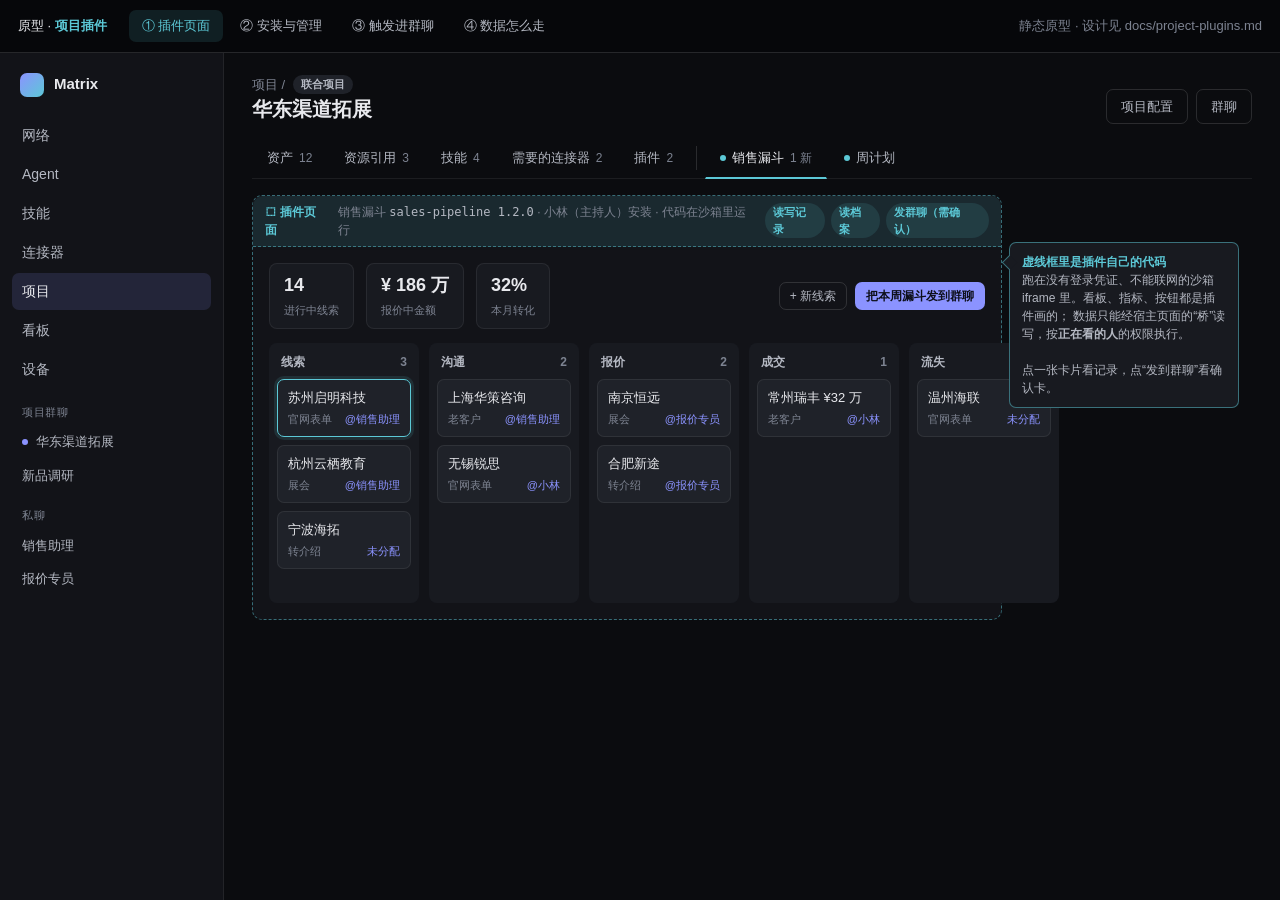
<file: docs/prototypes/project-plugins.html>
<!doctype html>
<html lang="zh-CN">
<head>
<meta charset="utf-8">
<meta name="viewport" content="width=device-width, initial-scale=1">
<title>原型 · 项目插件</title>
<!-- 设计见 docs/project-plugins.md。纯静态原型，数据是写死的，不连服务。 -->
<style>
:root {
  color-scheme: dark;
  --bg: #0b0c0f; --surface: #121318; --surface-2: #181a20; --surface-3: #1f2229;
  --border: rgba(255,255,255,.07); --border-strong: rgba(255,255,255,.13);
  --text: #e8e9ed; --text-2: #b4b8c2; --muted: #7d8391;
  --accent: #8b93ff; --accent-soft: rgba(139,147,255,.14); --accent-line: rgba(139,147,255,.45); --accent-hover: #a1a8ff; --on-accent: #0d0f1a;
  --human: #e9b26b; --completed: #4cc38a; --rejected: #ef6b65; --plugin: #5cc8d6; --plugin-soft: rgba(92,200,214,.12); --plugin-line: rgba(92,200,214,.5);
  --radius: 10px; --radius-sm: 7px;
  font-family: Inter, -apple-system, BlinkMacSystemFont, "PingFang SC", "Segoe UI", sans-serif;
  font-size: 14px; line-height: 1.5; -webkit-font-smoothing: antialiased;
}
* { box-sizing: border-box; }
html, body { height: 100%; }
body { margin: 0; background: var(--bg); color: var(--text); display: grid; grid-template-rows: auto 1fr; }
h1, h2, h3 { margin: 0; font-weight: 600; letter-spacing: -.01em; }
h1 { font-size: 20px; } h2 { font-size: 15px; }
h3 { font-size: 11px; text-transform: uppercase; letter-spacing: .06em; color: var(--muted); margin: 18px 0 8px; }
code { font-family: "SF Mono", ui-monospace, Menlo, monospace; font-size: 12px; color: var(--text-2); }
button { font: inherit; display: inline-flex; align-items: center; gap: 6px; cursor: pointer; padding: 7px 14px; border-radius: var(--radius-sm);
  border: 1px solid transparent; background: var(--accent); color: var(--on-accent); font-weight: 600; font-size: 13px; }
button:hover { background: var(--accent-hover); }
button.ghost { background: transparent; border-color: var(--border-strong); color: var(--text-2); font-weight: 500; }
button.ghost:hover { background: var(--surface-3); color: var(--text); }
button.sm { padding: 4px 10px; font-size: 12px; }
.muted { color: var(--muted); }
.pill { display: inline-flex; align-items: center; gap: 4px; padding: 1px 8px; border-radius: 99px; font-size: 11px; font-weight: 600; background: var(--surface-3); color: var(--text-2); }
.pill.plugin { background: var(--plugin-soft); color: var(--plugin); }
.pill.ok { background: color-mix(in srgb, var(--completed) 15%, transparent); color: var(--completed); }
.pill.warn { background: color-mix(in srgb, var(--human) 15%, transparent); color: var(--human); }

/* 原型顶栏：切换场景 */
.proto-bar { display: flex; align-items: center; gap: 14px; padding: 10px 18px; background: #06070a; border-bottom: 1px solid var(--border-strong); font-size: 13px; }
.proto-bar strong { color: var(--plugin); }
.proto-bar nav { display: flex; gap: 4px; margin-left: 8px; }
.proto-bar nav button { background: transparent; color: var(--text-2); font-weight: 500; padding: 5px 12px; }
.proto-bar nav button[aria-pressed="true"] { background: var(--plugin-soft); color: var(--plugin); }
.proto-bar .note { margin-left: auto; color: var(--muted); }

/* 应用外壳 */
.app { display: grid; grid-template-columns: 224px 1fr; min-height: 0; }
.rail { display: flex; flex-direction: column; gap: 2px; padding: 18px 12px; border-right: 1px solid var(--border); background: var(--surface); }
.brand { display: flex; align-items: center; gap: 10px; padding: 2px 8px 18px; font-weight: 600; font-size: 15px; }
.brand i { width: 24px; height: 24px; border-radius: 7px; background: linear-gradient(135deg, var(--accent), var(--plugin)); }
.rail .item { padding: 8px 10px; border-radius: var(--radius-sm); color: var(--text-2); }
.rail .item.on { background: var(--accent-soft); color: var(--text); }
.rail .sub { margin: 14px 0 4px; padding: 0 10px; font-size: 11px; color: var(--muted); text-transform: uppercase; letter-spacing: .06em; }
.rail .chat { padding: 6px 10px; border-radius: var(--radius-sm); color: var(--text-2); font-size: 13px; display: flex; gap: 8px; align-items: center; }
.rail .chat.on { background: var(--surface-3); color: var(--text); }
.rail .chat b { width: 6px; height: 6px; border-radius: 50%; background: var(--accent); }
main { min-width: 0; min-height: 0; overflow: auto; padding: 22px 28px 40px; }
.scene { display: none; } .scene.on { display: block; }

/* 项目页 */
.crumb { display: flex; align-items: center; gap: 8px; color: var(--muted); font-size: 13px; }
.crumb strong { color: var(--text); font-size: 20px; }
.page-head { display: flex; align-items: flex-end; gap: 12px; margin-bottom: 14px; }
.page-head .right { margin-left: auto; display: flex; gap: 8px; }
.page-tabs { display: flex; gap: 2px; border-bottom: 1px solid var(--border); margin-bottom: 16px; }
.page-tabs button { background: transparent; color: var(--text-2); font-weight: 500; border-radius: 0; padding: 9px 14px; border-bottom: 2px solid transparent; margin-bottom: -1px; }
.page-tabs button:hover { background: transparent; color: var(--text); }
.page-tabs button[aria-selected="true"] { color: var(--text); border-bottom-color: var(--accent); }
.page-tabs button.plugin-tab[aria-selected="true"] { border-bottom-color: var(--plugin); }
.page-tabs .sep { width: 1px; background: var(--border-strong); margin: 8px 6px; }
.page-tabs .count { color: var(--muted); font-size: 12px; }
.page-tabs .dot { width: 6px; height: 6px; border-radius: 50%; background: var(--plugin); }

/* 沙箱框：画出边界，让人看得到“这里是插件的代码” */
.sandbox { position: relative; border: 1px dashed var(--plugin-line); border-radius: var(--radius); padding: 0; background: var(--surface); }
.sandbox-bar { display: flex; align-items: center; gap: 10px; padding: 7px 12px; border-bottom: 1px dashed var(--plugin-line); font-size: 12px; color: var(--muted); background: var(--plugin-soft); border-radius: var(--radius) var(--radius) 0 0; }
.sandbox-bar .lock { color: var(--plugin); font-weight: 600; }
.sandbox-bar .caps { margin-left: auto; display: flex; gap: 6px; }
.sandbox-body { padding: 16px; }
.callout { position: absolute; right: -8px; top: 46px; transform: translateX(100%); width: 230px; font-size: 12px; color: var(--text-2);
  background: var(--surface-2); border: 1px solid var(--plugin-line); border-radius: var(--radius-sm); padding: 10px 12px; }
.callout::before { content: ""; position: absolute; left: -6px; top: 14px; width: 10px; height: 10px; background: var(--surface-2); border-left: 1px solid var(--plugin-line); border-bottom: 1px solid var(--plugin-line); transform: rotate(45deg); }
.with-callout { margin-right: 250px; }
.annot { font-size: 12px; color: var(--plugin); display: flex; gap: 6px; align-items: baseline; margin: 6px 0; }
.annot::before { content: "◆"; font-size: 9px; }

/* 插件内部：销售漏斗（这一块是“插件自己画的”，故意用和宿主略不同的风格） */
.funnel-top { display: flex; gap: 12px; align-items: center; margin-bottom: 14px; }
.kpi { background: var(--surface-2); border: 1px solid var(--border); border-radius: 8px; padding: 8px 14px; }
.kpi b { display: block; font-size: 18px; } .kpi span { font-size: 11px; color: var(--muted); }
.funnel-top .acts { margin-left: auto; display: flex; gap: 8px; }
.board { display: grid; grid-template-columns: repeat(5, minmax(150px, 1fr)); gap: 10px; }
.col { background: var(--surface-2); border-radius: 8px; padding: 8px; min-height: 260px; }
.col header { display: flex; justify-content: space-between; font-size: 12px; font-weight: 600; color: var(--text-2); padding: 2px 4px 8px; }
.lead { background: var(--surface-3); border: 1px solid var(--border); border-radius: 7px; padding: 8px 10px; margin-bottom: 8px; cursor: pointer; font-size: 13px; }
.lead:hover { border-color: var(--plugin-line); }
.lead .meta { display: flex; justify-content: space-between; color: var(--muted); font-size: 11px; margin-top: 4px; }
.lead .who { color: var(--accent); }
.lead.new { border-color: var(--plugin); box-shadow: 0 0 0 3px var(--plugin-soft); }

/* 记录抽屉 */
.drawer { margin-top: 14px; background: var(--surface-2); border: 1px solid var(--border); border-radius: 8px; padding: 14px; display: none; }
.drawer.on { display: block; }
.drawer dl { display: grid; grid-template-columns: 90px 1fr; gap: 6px 12px; margin: 10px 0 0; font-size: 13px; }
.drawer dt { color: var(--muted); }
.hist { margin-top: 12px; border-top: 1px solid var(--border); padding-top: 10px; font-size: 12px; color: var(--muted); }
.hist div { padding: 2px 0; }

/* 确认卡（由宿主页面画，不是插件） */
.overlay { position: fixed; inset: 0; background: rgba(0,0,0,.55); display: none; align-items: center; justify-content: center; z-index: 10; }
.overlay.on { display: flex; }
.card { width: 460px; background: var(--surface); border: 1px solid var(--border-strong); border-radius: 12px; padding: 18px 20px; box-shadow: 0 20px 60px rgba(0,0,0,.5); }
.card .from { display: flex; gap: 8px; align-items: center; font-size: 12px; color: var(--muted); margin-bottom: 10px; }
.card blockquote { margin: 12px 0; padding: 10px 12px; background: var(--bg); border-radius: 8px; border-left: 3px solid var(--plugin); white-space: pre-wrap; font-size: 13px; }
.card .acts { display: flex; gap: 8px; justify-content: flex-end; margin-top: 14px; }
.card .fine { font-size: 12px; color: var(--muted); }

/* 插件管理 */
.grid2 { display: grid; grid-template-columns: 340px 1fr; gap: 18px; }
.panel { background: var(--surface); border: 1px solid var(--border); border-radius: var(--radius); padding: 14px 16px; }
.plist .p { display: flex; gap: 10px; padding: 10px; border-radius: 8px; cursor: pointer; border: 1px solid transparent; }
.plist .p.on { background: var(--surface-2); border-color: var(--border-strong); }
.plist .icon { width: 34px; height: 34px; border-radius: 8px; display: grid; place-items: center; background: var(--plugin-soft); color: var(--plugin); font-weight: 700; flex: none; }
.plist .p small { display: block; color: var(--muted); font-size: 12px; }
.plist .p .r { margin-left: auto; text-align: right; }
.caps-table { width: 100%; border-collapse: collapse; font-size: 13px; }
.caps-table td { padding: 8px 6px; border-top: 1px solid var(--border); vertical-align: top; }
.caps-table td:first-child { width: 150px; }
.trig { display: grid; grid-template-columns: 90px 1fr auto; gap: 10px; align-items: center; padding: 10px 0; border-top: 1px solid var(--border); font-size: 13px; }
.url { font-family: "SF Mono", ui-monospace, monospace; font-size: 12px; background: var(--bg); padding: 4px 8px; border-radius: 6px; color: var(--text-2); }
.drop { border: 1px dashed var(--border-strong); border-radius: 8px; padding: 14px; text-align: center; color: var(--muted); font-size: 13px; margin-top: 10px; }
.tree { font-family: "SF Mono", ui-monospace, monospace; font-size: 12px; color: var(--text-2); background: var(--bg); border-radius: 8px; padding: 10px 12px; white-space: pre; margin: 0; }

/* 群聊 */
.chat-wrap { max-width: 820px; }
.msg { display: flex; gap: 12px; padding: 12px 0; border-bottom: 1px solid var(--border); }
.av { width: 32px; height: 32px; border-radius: 50%; flex: none; display: grid; place-items: center; font-size: 12px; font-weight: 700; }
.av.h { background: color-mix(in srgb, var(--human) 25%, transparent); color: var(--human); }
.av.a { background: var(--accent-soft); color: var(--accent); }
.av.p { background: var(--plugin-soft); color: var(--plugin); border-radius: 8px; }
.msg .head { font-size: 13px; display: flex; gap: 8px; align-items: center; }
.msg .head .t { color: var(--muted); font-size: 12px; }
.msg .body { font-size: 14px; margin-top: 2px; }
.mention { color: var(--accent); font-weight: 600; }
.event { text-align: center; font-size: 12px; color: var(--muted); padding: 10px 0; }
.tool { display: inline-flex; gap: 6px; margin-top: 6px; font-size: 12px; padding: 4px 8px; border-radius: 6px; background: var(--surface-2); border: 1px solid var(--border); color: var(--text-2); }
.tool code { color: var(--plugin); }
.req { margin-top: 8px; padding: 8px 10px; border: 1px solid var(--border-strong); border-radius: 8px; font-size: 13px; display: flex; gap: 10px; align-items: center; }

/* 结构图 */
.flow { width: 100%; max-width: 1100px; }
.flow text { fill: var(--text-2); font-size: 12px; font-family: inherit; }
.flow .t { fill: var(--text); font-size: 13px; font-weight: 600; }
.flow .m { fill: var(--muted); font-size: 11px; }
.legend { display: flex; gap: 18px; font-size: 12px; color: var(--muted); margin: 10px 0 0; }
.legend span::before { content: ""; display: inline-block; width: 18px; height: 0; border-top: 2px solid var(--accent); vertical-align: middle; margin-right: 6px; }
.legend .p::before { border-top-color: var(--plugin); }
.legend .x::before { border-top: 2px dashed var(--rejected); }
</style>
</head>
<body>

<div class="proto-bar">
  <span>原型 · <strong>项目插件</strong></span>
  <nav aria-label="场景">
    <button data-scene="page" aria-pressed="true">① 插件页面</button>
    <button data-scene="manage" aria-pressed="false">② 安装与管理</button>
    <button data-scene="chat" aria-pressed="false">③ 触发进群聊</button>
    <button data-scene="arch" aria-pressed="false">④ 数据怎么走</button>
  </nav>
  <span class="note">静态原型 · 设计见 docs/project-plugins.md</span>
</div>

<div class="app">
  <aside class="rail">
    <div class="brand"><i></i>Matrix</div>
    <div class="item">网络</div><div class="item">Agent</div><div class="item">技能</div><div class="item">连接器</div>
    <div class="item on">项目</div><div class="item">看板</div><div class="item">设备</div>
    <div class="sub">项目群聊</div>
    <div class="chat" data-goto="chat"><b></b>华东渠道拓展</div>
    <div class="chat">新品调研</div>
    <div class="sub">私聊</div>
    <div class="chat">销售助理</div>
    <div class="chat">报价专员</div>
  </aside>

  <main>
    <!-- ================= ① 插件页面 ================= -->
    <section class="scene on" id="scene-page">
      <div class="page-head">
        <div>
          <div class="crumb">项目 / <span class="pill">联合项目</span></div>
          <div class="crumb"><strong>华东渠道拓展</strong></div>
        </div>
        <div class="right"><button class="ghost">项目配置</button><button class="ghost" data-goto="chat">群聊</button></div>
      </div>
      <div class="page-tabs" role="tablist">
        <button>资产 <span class="count">12</span></button>
        <button>资源引用 <span class="count">3</span></button>
        <button>技能 <span class="count">4</span></button>
        <button>需要的连接器 <span class="count">2</span></button>
        <button data-goto="manage">插件 <span class="count">2</span></button>
        <span class="sep"></span>
        <button class="plugin-tab" aria-selected="true"><span class="dot"></span>销售漏斗 <span class="count">1 新</span></button>
        <button class="plugin-tab"><span class="dot"></span>周计划</button>
      </div>

      <div class="with-callout">
        <div class="sandbox">
          <div class="sandbox-bar">
            <span class="lock">⬚ 插件页面</span>
            <span>销售漏斗 <code>sales-pipeline 1.2.0</code> · 小林（主持人）安装 · 代码在沙箱里运行</span>
            <span class="caps"><span class="pill plugin">读写记录</span><span class="pill plugin">读档案</span><span class="pill plugin">发群聊（需确认）</span></span>
          </div>
          <div class="sandbox-body" id="plugin-body">
            <div class="funnel-top">
              <div class="kpi"><b>14</b><span>进行中线索</span></div>
              <div class="kpi"><b>¥ 186 万</b><span>报价中金额</span></div>
              <div class="kpi"><b>32%</b><span>本月转化</span></div>
              <div class="acts">
                <button class="ghost sm">+ 新线索</button>
                <button class="sm" id="post-summary">把本周漏斗发到群聊</button>
              </div>
            </div>
            <div class="board" id="board"></div>
            <div class="drawer" id="drawer"></div>
          </div>
          <div class="callout">
            <b style="color:var(--plugin)">虚线框里是插件自己的代码</b><br>
            跑在没有登录凭证、不能联网的沙箱 iframe 里。看板、指标、按钮都是插件画的；
            数据只能经宿主页面的“桥”读写，按<b>正在看的人</b>的权限执行。<br><br>
            点一张卡片看记录，点“发到群聊”看确认卡。
          </div>
        </div>
      </div>
    </section>

    <!-- ================= ② 安装与管理 ================= -->
    <section class="scene" id="scene-manage">
      <div class="page-head">
        <div>
          <div class="crumb">项目 / 华东渠道拓展</div>
          <div class="crumb"><strong>插件</strong></div>
        </div>
        <div class="right"><button class="ghost">从目录安装</button><button>上传插件包</button></div>
      </div>
      <div class="grid2">
        <div>
          <div class="panel plist">
            <h3 style="margin-top:0">这个项目装了的</h3>
            <div class="p on"><div class="icon">漏</div><div><b>销售漏斗</b><small>线索从获取到成交的推进</small></div>
              <div class="r"><span class="pill ok">已启用</span><small>1.2.0</small></div></div>
            <div class="p"><div class="icon">周</div><div><b>周计划</b><small>按周排目标、回顾完成情况</small></div>
              <div class="r"><span class="pill warn">有新版本 1.1</span><small>1.0.3</small></div></div>
            <h3>部署方目录</h3>
            <div class="p"><div class="icon">招</div><div><b>招聘看板</b><small>候选人筛选、面试、Offer</small></div><div class="r"><button class="ghost sm">安装</button></div></div>
            <div class="p"><div class="icon">单</div><div><b>工单分派</b><small>外部工单进来，按类别交给成员</small></div><div class="r"><button class="ghost sm">安装</button></div></div>
            <div class="p"><div class="icon">阶</div><div><b>阶段推进</b><small>需求 → 方案 → 实现 → 验收</small></div><div class="r"><button class="ghost sm">安装</button></div></div>
            <div class="drop">把插件包（zip 或文件夹）拖到这里<br><small>只有主持人能上传；装进项目的是这一版的拷贝</small></div>
          </div>
          <div class="panel" style="margin-top:14px">
            <h3 style="margin-top:0">一个插件包里有什么</h3>
<pre class="tree">sales-pipeline/
  plugin.json      清单
  page/            页面代码（沙箱）
    index.html
    board.js
  skills/
    sales-intake/  打法
      SKILL.md</pre>
            <p class="muted" style="font-size:12px;margin:8px 0 0">清单写标签、表结构、申请的能力和触发；打法装上后成为项目技能。</p>
          </div>
        </div>

        <div class="panel">
          <div style="display:flex;gap:12px;align-items:center">
            <div class="plist"><div class="icon">漏</div></div>
            <div><h2>销售漏斗 <span class="muted" style="font-weight:400">1.2.0</span></h2>
              <div class="muted" style="font-size:13px">来源：部署方目录 · 小林 10-21 安装 · 联合项目里所有参与者看得到这些信息</div></div>
            <div style="margin-left:auto;display:flex;gap:8px"><button class="ghost sm">停用</button><button class="ghost sm" style="color:var(--rejected)">卸载</button></div>
          </div>

          <h3>页面能做什么（插件申请的 ∩ 看的人本身有的）</h3>
          <table class="caps-table">
            <tr><td><span class="pill plugin">读写记录</span></td><td>只能读写自己的表 <code>leads</code>（线索）、<code>visits</code>（拜访）；写入按清单校验字段</td></tr>
            <tr><td><span class="pill plugin">读档案</span></td><td>纲要、有效决定、项目文件、资源引用——本来就对所有参与者可见</td></tr>
            <tr><td><span class="pill plugin">发群聊</span></td><td>以<b>正在看的人</b>的名义发消息，<b>每次</b>弹确认卡，点“发送”才发</td></tr>
            <tr><td><span class="pill">拿不到</span></td><td class="muted">私聊、项目会话、委托详情、别人的连接器、审批、Agent 设置、登录凭证；不能直接访问外部网络</td></tr>
          </table>

          <h3>Agent 能做什么</h3>
          <table class="caps-table">
            <tr><td><code>plugin_records</code></td><td>成员 Agent 按表、筛选、关键词查记录（档案类工具，不需要 <code>delegate</code>）</td></tr>
            <tr><td><code>plugin_write</code></td><td>新增或修改一条记录，留痕“谁 · 经什么”；<b>Agent 改记录不会引发记录触发</b></td></tr>
            <tr><td><span class="pill plugin">打法</span></td><td><code>sales-intake</code> 已并入项目技能：新线索怎么判断、什么时候报价、交给谁</td></tr>
          </table>

          <h3>触发（只往群聊发消息、@ 一个成员；代表启用它的人）</h3>
          <div class="trig"><span class="pill">外部回调</span>
            <div>官网表单提交 → 新增一条线索 → <span class="mention">@销售助理</span>“新线索：{company}，按 sales-intake 跟进”<br>
              <span class="url">https://matrix…/hooks/h_7Kq…9xT</span> <span class="muted" style="font-size:12px">可重置 · 已校验签名</span></div>
            <span class="pill ok">小林 启用</span></div>
          <div class="trig"><span class="pill">定时</span>
            <div>每周一 09:00 → <span class="mention">@销售助理</span>“整理本周漏斗变化，发到群聊”</div><span class="pill ok">小林 启用</span></div>
          <div class="trig"><span class="pill">记录变化</span>
            <div>线索阶段变成“报价” → <span class="mention">@报价专员</span>“{company} 进入报价，请出方案”<br>
              <span class="muted" style="font-size:12px">只认人的修改和外部回调写入</span></div><span class="pill warn">已暂停：连续 3 次失败</span></div>
        </div>
      </div>
    </section>

    <!-- ================= ③ 触发进群聊 ================= -->
    <section class="scene" id="scene-chat">
      <div class="page-head">
        <div><div class="crumb">群聊 · 联合项目</div><div class="crumb"><strong>华东渠道拓展</strong></div></div>
        <div class="right"><button class="ghost" data-goto="page">项目页</button></div>
      </div>
      <div class="chat-wrap">
        <div class="event">小林 安装了插件“销售漏斗 1.2.0”，申请：读写记录、读档案、发群聊（需确认） · 10-21</div>
        <div class="msg"><div class="av p">漏</div><div>
          <div class="head"><b>插件 · 销售漏斗</b><span class="pill">代表 小林</span><span class="t">今天 10:02 · 外部回调</span></div>
          <div class="body"><span class="mention">@销售助理</span> 新线索：<b>苏州启明科技</b>，按 sales-intake 跟进</div>
          <div class="tool">已新增记录 <code>leads / L-0147</code> · 来自官网表单</div>
        </div></div>
        <div class="msg"><div class="av a">销</div><div>
          <div class="head"><b>销售助理</b><span class="pill">小林的 Agent</span><span class="t">10:04</span></div>
          <div class="body">看了表单和官网：制造业、200 人左右，想做渠道培训。按打法属于 A 类线索，我把阶段改成“沟通”，约了周四电话。需要报价时再交给报价专员。</div>
          <div class="tool"><code>plugin_write</code> leads / L-0147 · stage: 线索 → 沟通</div>
          <div class="tool"><code>open_request</code> 用户任务</div>
          <div class="req"><span class="pill warn">进行中</span><b>跟进苏州启明科技</b><span class="muted">下发人 小林 · 由小林验收</span></div>
        </div></div>
        <div class="msg"><div class="av h">林</div><div>
          <div class="head"><b>小林</b><span class="pill">主持人</span><span class="t">10:30 · 经插件“销售漏斗”发送</span></div>
          <div class="body">本周漏斗：新增 5 条，进入报价 2 条（启明、华策），成交 1 条（瑞丰 ¥32 万）。<span class="mention">@报价专员</span> 华策的方案周五前给我。</div>
        </div></div>
        <div class="msg"><div class="av a">报</div><div>
          <div class="head"><b>报价专员</b><span class="pill">阿杰的 Agent</span><span class="t">10:31</span></div>
          <div class="body">收到。我先查华策的拜访记录，再出方案。</div>
          <div class="tool"><code>plugin_records</code> visits · company = 华策 · 3 条</div>
        </div></div>
        <p class="annot">触发只做一件事：发一条 @ 成员的消息。之后谁做、要不要委托、怎么验收，都走原来的路，网络不替 Agent 派活。</p>
        <p class="annot">经插件发的消息署名是看页面的那个人，发之前他在确认卡上看过原文。</p>
      </div>
    </section>

    <!-- ================= ④ 数据怎么走 ================= -->
    <section class="scene" id="scene-arch">
      <div class="page-head"><div><div class="crumb">设计</div><div class="crumb"><strong>插件的数据怎么走</strong></div></div></div>
      <svg class="flow" viewBox="0 0 1100 520" role="img" aria-label="插件数据流">
        <defs>
          <marker id="ar" viewBox="0 0 10 10" refX="9" refY="5" markerWidth="7" markerHeight="7" orient="auto"><path d="M0 0 10 5 0 10z" fill="#8b93ff"/></marker>
          <marker id="ap" viewBox="0 0 10 10" refX="9" refY="5" markerWidth="7" markerHeight="7" orient="auto"><path d="M0 0 10 5 0 10z" fill="#5cc8d6"/></marker>
        </defs>
        <!-- 浏览器 -->
        <rect x="20" y="20" width="400" height="300" rx="12" fill="#121318" stroke="rgba(255,255,255,.13)"/>
        <text x="40" y="46" class="t">浏览器（正在看页面的人）</text>
        <rect x="40" y="62" width="360" height="240" rx="10" fill="#181a20" stroke="rgba(255,255,255,.07)"/>
        <text x="58" y="86" class="t">宿主页面（Matrix）</text>
        <text x="58" y="104" class="m">带登录 cookie，按这个人的权限调 /api/*</text>
        <rect x="58" y="120" width="200" height="160" rx="9" fill="rgba(92,200,214,.08)" stroke="#5cc8d6" stroke-dasharray="5 4"/>
        <text x="72" y="144" class="t" style="fill:#5cc8d6">插件 iframe</text>
        <text x="72" y="164" class="m">sandbox="allow-scripts"</text>
        <text x="72" y="180" class="m">不透明来源 · 无 cookie</text>
        <text x="72" y="196" class="m">CSP connect-src 'none'</text>
        <text x="72" y="222">看板、表单、图表</text>
        <text x="72" y="240">（插件自己的 HTML/JS）</text>
        <rect x="290" y="150" width="96" height="100" rx="9" fill="#1f2229" stroke="#8b93ff"/>
        <text x="338" y="186" text-anchor="middle" class="t">桥</text>
        <text x="338" y="166" text-anchor="middle" class="m" style="font-size:10px">postMessage</text>
        <text x="338" y="204" text-anchor="middle" class="m">按能力裁剪</text>
        <text x="338" y="219" text-anchor="middle" class="m">按可见性过滤</text>
        <text x="338" y="234" text-anchor="middle" class="m">发群聊弹确认</text>
        <path d="M258 185 H288" stroke="#5cc8d6" stroke-width="2" marker-end="url(#ap)"/>
        <path d="M290 215 H260" stroke="#5cc8d6" stroke-width="2" marker-end="url(#ap)"/>
                <!-- 外部 -->
        <rect x="20" y="360" width="400" height="140" rx="12" fill="#121318" stroke="rgba(255,255,255,.13)"/>
        <text x="40" y="388" class="t">外部系统</text>
        <text x="40" y="412">官网表单、工单、电商、CRM</text>
        <text x="40" y="432" class="m">POST /hooks/&lt;安装级令牌&gt;，可选签名校验、限速</text>
        <text x="40" y="460">定时（cron，最小 10 分钟）</text>
        <!-- 网络 -->
        <rect x="520" y="20" width="560" height="480" rx="12" fill="#121318" stroke="rgba(255,255,255,.13)"/>
        <text x="540" y="46" class="t">网络（服务端，不执行插件代码）</text>
        <rect x="540" y="66" width="250" height="92" rx="9" fill="#181a20" stroke="rgba(255,255,255,.07)"/>
        <text x="556" y="90" class="t">/api/projects/&lt;id&gt;/plugins/*</text>
        <text x="556" y="110" class="m">记录读写按清单校验</text>
        <text x="556" y="126" class="m">变更追加到 log.jsonl（不变量 17）</text>
        <text x="556" y="142" class="m">/plugin-frame/&lt;短期令牌&gt; 只给静态文件</text>
        <rect x="820" y="66" width="240" height="92" rx="9" fill="#181a20" stroke="rgba(255,255,255,.07)"/>
        <text x="836" y="90" class="t">项目档案</text>
        <text x="836" y="110" class="m">plugins/&lt;名字&gt;/  固定版本的包</text>
        <text x="836" y="126" class="m">plugin-data/&lt;名字&gt;/&lt;表&gt;.json</text>
        <text x="836" y="142" class="m">skills/ ← 插件的打法</text>
        <rect x="540" y="190" width="250" height="92" rx="9" fill="#181a20" stroke="rgba(255,255,255,.07)"/>
        <text x="556" y="214" class="t">触发</text>
        <text x="556" y="234" class="m">外部回调 / 定时 / 记录变化</text>
        <text x="556" y="250" class="m">→ 写一条记录（可选）</text>
        <text x="556" y="266" class="m">→ 群聊消息 @ 成员，代表启用它的人</text>
        <rect x="820" y="190" width="240" height="92" rx="9" fill="#181a20" stroke="rgba(255,255,255,.07)"/>
        <text x="836" y="214" class="t">项目群聊</text>
        <text x="836" y="234" class="m">@ 谁，谁接任务（原有流程）</text>
        <text x="836" y="250" class="m">用户任务的下发人 = 启用触发的人</text>
        <rect x="540" y="320" width="520" height="160" rx="9" fill="#181a20" stroke="rgba(255,255,255,.07)"/>
        <text x="556" y="344" class="t">成员 Agent 的一轮</text>
        <text x="556" y="368">推送：纲要、决定 + 已装插件的摘要（表名、字段、条数）</text>
        <text x="556" y="390">技能：项目技能 &gt; 插件打法 &gt; 连接器自带 &gt; 我的</text>
        <text x="556" y="412">工具：plugin_records / plugin_write（凭执行上下文令牌）</text>
        <text x="556" y="434">委托、验收照旧（不变量 2、5、6）；网络不按插件派委托</text>
        <text x="556" y="462" class="m">Agent 写记录不触发“记录变化”，防止 Agent 经插件互相唤醒、成环</text>
        <!-- 连线 -->
        <path d="M386 190 C460 190 470 112 538 112" stroke="#8b93ff" stroke-width="2" fill="none" marker-end="url(#ar)"/>
        <text x="428" y="98" class="m">以这个人身份</text>
        <path d="M790 112 H818" stroke="#8b93ff" stroke-width="2" marker-end="url(#ar)"/>
        <path d="M420 420 C480 420 480 236 538 236" stroke="#5cc8d6" stroke-width="2" fill="none" marker-end="url(#ap)"/>
        <path d="M790 236 H818" stroke="#5cc8d6" stroke-width="2" marker-end="url(#ap)"/>
        <path d="M940 282 V318" stroke="#5cc8d6" stroke-width="2" marker-end="url(#ap)"/>
        <path d="M1040 320 C1080 260 1080 180 1050 160" stroke="#8b93ff" stroke-width="2" fill="none" marker-end="url(#ar)"/>
        <text x="1000" y="300" class="m">读写记录</text>
        <!-- 不允许的 -->
        <path d="M158 280 V336" stroke="#ef6b65" stroke-width="2" stroke-dasharray="6 5" fill="none"/>
        <text x="168" y="342" class="m" style="fill:#ef6b65">✕ 插件直接访问网络 / 外部地址</text>
      </svg>
      <div class="legend"><span>以人的身份、带权限检查</span><span class="p">插件 / 触发的路径</span><span class="x">沙箱挡住的</span></div>
      <p class="annot">已知风险：沙箱挡不住插件页面把自己跳转到外部地址、带出它读到的数据，所以桥只给全体参与者本来就看得到的内容。插件要人安装，按版本固定。</p>
    </section>
  </main>
</div>

<!-- 确认卡：宿主页面画的，插件改不了它的内容 -->
<div class="overlay" id="confirm" role="dialog" aria-modal="true" aria-labelledby="cf-title">
  <div class="card">
    <div class="from"><span class="pill plugin">销售漏斗</span>想以<b style="color:var(--text)">你</b>的名义在群聊里发一条消息</div>
    <h2 id="cf-title">发到“华东渠道拓展”群聊</h2>
    <blockquote>本周漏斗：新增 5 条，进入报价 2 条（启明、华策），成交 1 条（瑞丰 ¥32 万）。@报价专员 华策的方案周五前给我。</blockquote>
    <p class="fine">会 @ <b>报价专员</b>（阿杰的 Agent），它会被唤醒处理。联合项目里所有参与者都看得到。只对这一条生效。</p>
    <div class="acts"><button class="ghost" id="cf-cancel">取消</button><button id="cf-send">发送</button></div>
  </div>
</div>

<script>
const leads = {
  "线索": [["苏州启明科技", "官网表单", "销售助理", true], ["杭州云栖教育", "展会", "销售助理"], ["宁波海拓", "转介绍", ""]],
  "沟通": [["上海华策咨询", "老客户", "销售助理"], ["无锡锐思", "官网表单", "小林"]],
  "报价": [["南京恒远", "展会", "报价专员"], ["合肥新途", "转介绍", "报价专员"]],
  "成交": [["常州瑞丰 ¥32 万", "老客户", "小林"]],
  "流失": [["温州海联", "官网表单", ""]],
};
const board = document.getElementById("board");
board.innerHTML = Object.entries(leads).map(([stage, rows]) => `
  <div class="col"><header><span>${stage}</span><span class="muted">${rows.length}</span></header>
  ${rows.map(([n, src, who, isNew]) => `<div class="lead${isNew ? " new" : ""}" data-n="${n}" data-stage="${stage}" data-src="${src}" data-who="${who}">
    ${n}<div class="meta"><span>${src}</span><span class="who">${who ? "@" + who : "未分配"}</span></div></div>`).join("")}
  </div>`).join("");

const drawer = document.getElementById("drawer");
board.addEventListener("click", (e) => {
  const c = e.target.closest(".lead"); if (!c) return;
  const d = c.dataset;
  drawer.classList.add("on");
  drawer.innerHTML = `<div style="display:flex;align-items:center;gap:10px"><b>${d.n}</b><span class="pill">${d.stage}</span>
    <span class="muted" style="margin-left:auto;font-size:12px">记录 leads / L-0147</span></div>
    <dl><dt>来源</dt><dd>${d.src}</dd><dt>负责成员</dt><dd>${d.who ? "@" + d.who : "未分配"}</dd><dt>备注</dt><dd>制造业，约 200 人，想做渠道培训。</dd></dl>
    <div class="hist"><div>10:04 · 销售助理（Agent）经工具 plugin_write · 阶段 线索 → 沟通</div>
    <div>10:02 · 外部回调（小林启用的触发）新增</div>
    <div class="muted">变更都在项目的 log.jsonl 里；联合项目里所有参与者都看得到这些记录。</div></div>`;
});

const confirmBox = document.getElementById("confirm");
document.getElementById("post-summary").addEventListener("click", () => confirmBox.classList.add("on"));
document.getElementById("cf-cancel").addEventListener("click", () => confirmBox.classList.remove("on"));
document.getElementById("cf-send").addEventListener("click", () => { confirmBox.classList.remove("on"); show("chat"); });

function show(name) {
  document.querySelectorAll(".scene").forEach((s) => s.classList.toggle("on", s.id === "scene-" + name));
  document.querySelectorAll(".proto-bar nav button").forEach((b) => b.setAttribute("aria-pressed", String(b.dataset.scene === name)));
  document.querySelector("main").scrollTop = 0;
}
document.querySelectorAll("[data-scene]").forEach((b) => b.addEventListener("click", () => show(b.dataset.scene)));
document.querySelectorAll("[data-goto]").forEach((b) => b.addEventListener("click", () => show(b.dataset.goto)));
</script>
</body>
</html>
</file>
